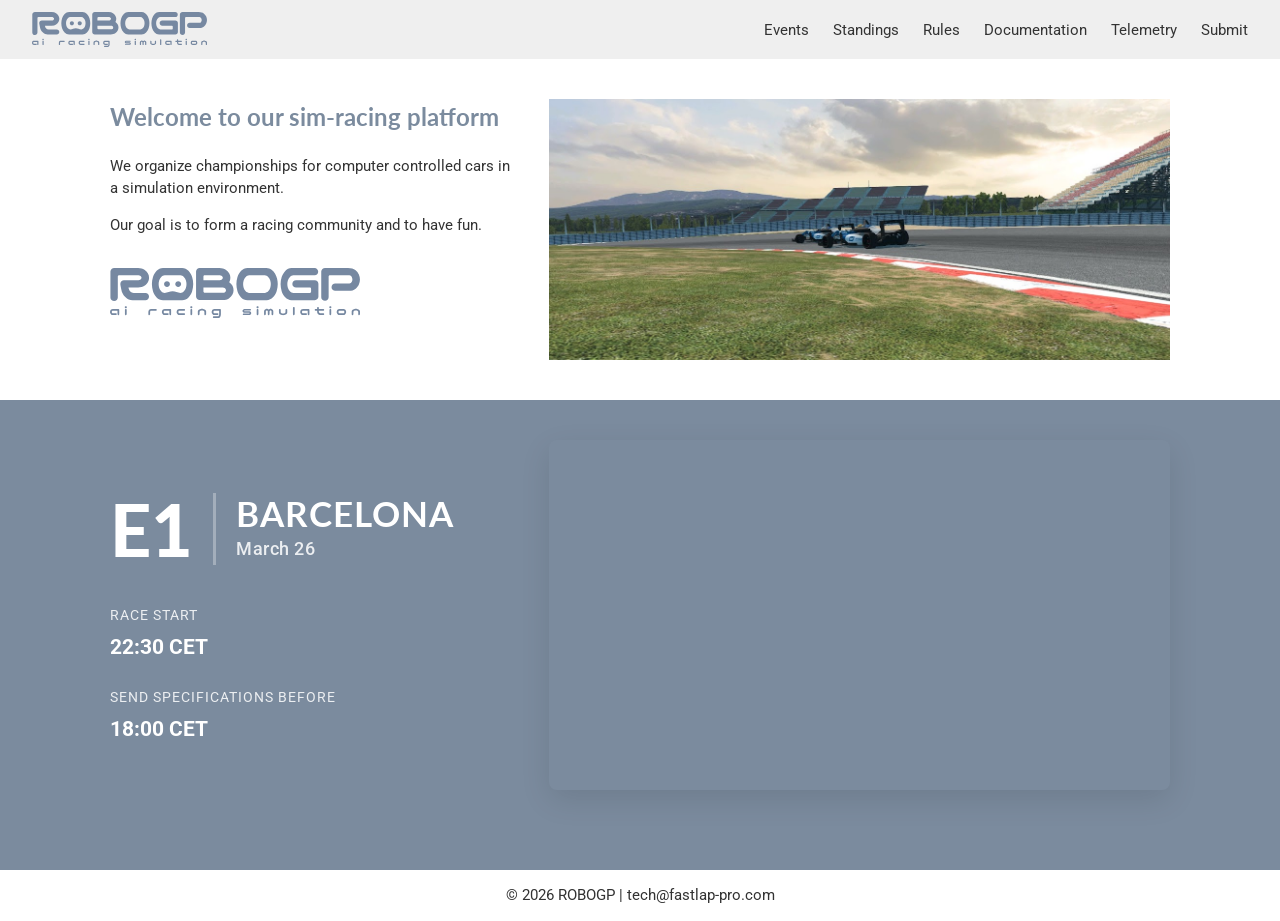
<file: index.html>
<!DOCTYPE html>
<html lang="en">
<head>
  <meta charset="UTF-8">
  <meta name="viewport" content="width=device-width, initial-scale=1.0">
  <title>ROBOGP</title>
  <meta name="description" content="The official ROBOGP website. Virtual robotic motorsport events">
  <script type="application/ld+json">
  {
    "@context": "https://schema.org",
    "@type": "SportsOrganization",
    "name": "ROBOGP",
    "url": "https://www.robogp.org",
    "logo": "https://www.robogp.org/logo.svg",
    "description": "An AI racing simulation platform and community organizing championships for computer-controlled cars.",
    "sport": "Sim Racing"
  }
  </script>
  <link rel="icon" href="/favicon.ico" type="image/x-icon">
  <link rel="preconnect" href="https://fonts.googleapis.com">
  <link rel="preconnect" href="https://fonts.gstatic.com" crossorigin>
  <link href="https://fonts.googleapis.com/css2?family=Lato:ital,wght@0,100;0,300;0,400;0,700;0,900;1,100;1,300;1,400;1,700;1,900&family=Roboto:ital,wght@0,100..900;1,100..900&display=swap" rel="stylesheet">
  <link rel="stylesheet" href="style.css">
</head>
<body>
  <div id="navbar"></div>
  <script>
    fetch("navbar.html")
      .then(response => response.text())
      .then(data => {
        document.getElementById("navbar").innerHTML = data;
        const toggle = document.querySelector(".menu-toggle");
        const navlinks = document.querySelector(".nav-links");
        if (toggle && navlinks) {
          toggle.addEventListener("click", () => navlinks.classList.toggle("show"));
        }
        const current = window.location.pathname.split("/").pop() || "index.html";
        document.querySelectorAll("#navbar ul a").forEach(link => {
          if (link.getAttribute("href") === current) link.classList.add("active");
        });
      });
  </script>

  <main>
    <section>
      <div class="layout-container">
        <div class="col-left">
          <h1>Welcome to our sim-racing platform</h1>
          <p>We organize championships for computer controlled cars in a simulation environment.</p>
          <p>Our goal is to form a racing community and to have fun.</p>
          <img src="logo.svg" alt="ROBOGP AI Racing Simulation" class="hero-logo fluid-img">
        </div>
        <div class="col-right">
          <img src="robogp-shot.jpg" alt="Sim racing track" class="fluid-img">
        </div>
      </div>
    </section>

    <section class="event-section">
      <div class="layout-container" style="align-items: center;">
        
        <div class="col-left">
          
          <div class="event-header" style="margin-bottom: 1.5rem;">
            <div class="event-badge" style="color: #ffffff; border-right-color: rgba(255, 255, 255, 0.3);">E1</div>
            <div class="event-info">
              <h2 style="color: #ffffff; font-size: 2.2rem; margin: 0 0 5px 0; line-height: 1; letter-spacing: 1px; text-transform: uppercase;">Barcelona</h2>
              <p style="color: rgba(255, 255, 255, 0.85); margin: 0; font-size: 1.1rem; font-weight: 500; letter-spacing: 0.5px;">March 26</p>
            </div>
          </div>

          <div style="margin-top: 2.5rem;">
            <p style="margin-bottom: 5px; color: rgba(255, 255, 255, 0.85); text-transform: uppercase; font-size: 0.9rem; letter-spacing: 1px;">Race Start</p>
            <p class="bold-time" style="font-size: 1.3rem; margin-bottom: 1.5rem; margin-top: 0;">22:30 CET</p>
            
            <p style="margin-bottom: 5px; color: rgba(255, 255, 255, 0.85); text-transform: uppercase; font-size: 0.9rem; letter-spacing: 1px;">Send specifications before</p>
            <p class="bold-time" style="font-size: 1.3rem; margin-top: 0;">18:00 CET</p>
          </div>

        </div>

        <div class="col-right">
          <div class="video-wrapper">
            <iframe src="https://www.youtube.com/embed/io8gRg1MFFk?si=3S6blytAHCIj4hKH" title="YouTube video player" frameborder="0" allow="accelerometer; autoplay; clipboard-write; encrypted-media; gyroscope; picture-in-picture; web-share" allowfullscreen></iframe>
          </div>
        </div>
        
      </div>
    </section>
  </main>
  
  <div id="footer"></div>
  <script>
    // Just add this block right below your existing navbar script!
    fetch("footer.html")
      .then(response => response.text())
      .then(data => {
        document.getElementById("footer").innerHTML = data;
      });
  </script>
</body>
</html>
</file>
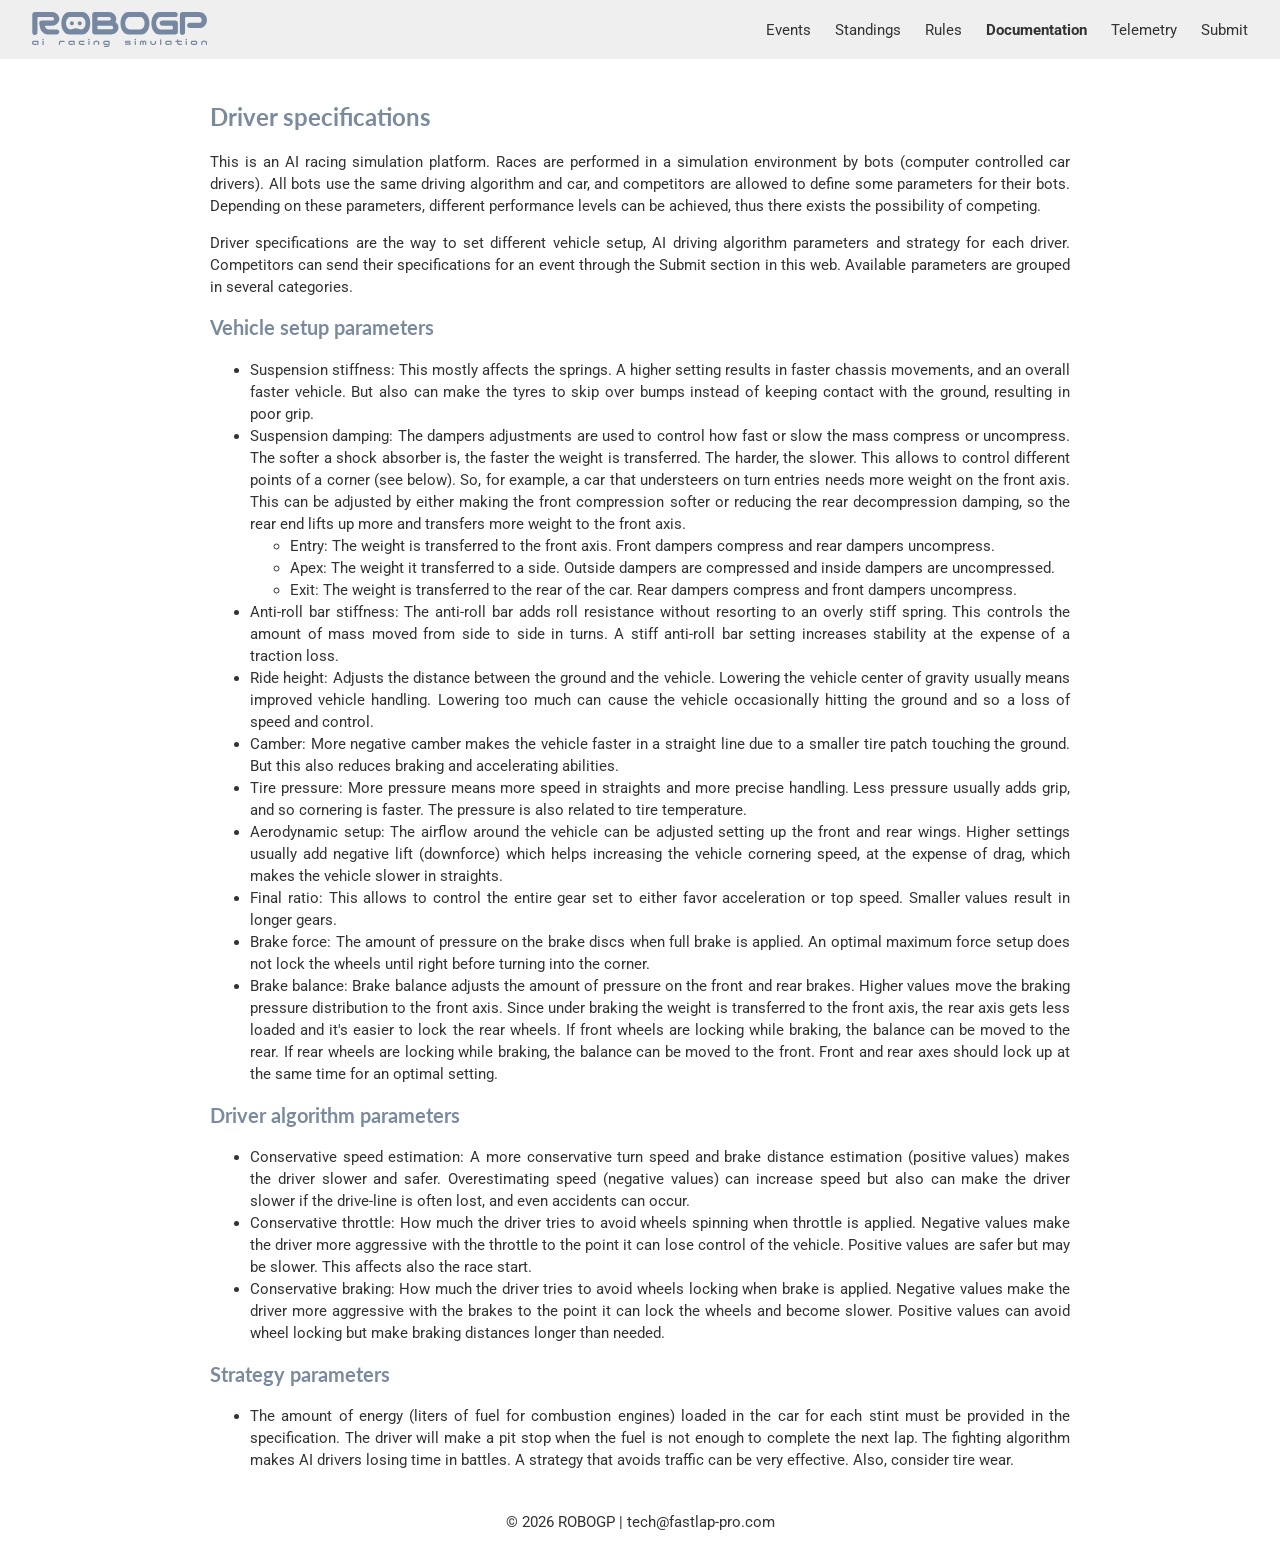
<file: documentation.html>
<!DOCTYPE html>
<html lang="en">

<head>
  <meta charset="UTF-8">
  <meta name="viewport" content="width=device-width, initial-scale=1.0">
  <title>ROBOGP - Documentation</title>
  <meta name="description" content="Documentation regarding ROBOGP.">
  <link rel="icon" href="/favicon.ico" type="image/x-icon">
  <link rel="preconnect" href="https://fonts.googleapis.com">
  <link rel="preconnect" href="https://fonts.gstatic.com" crossorigin>
  <link
    href="https://fonts.googleapis.com/css2?family=Lato:ital,wght@0,100;0,300;0,400;0,700;0,900;1,100;1,300;1,400;1,700;1,900&family=Roboto:ital,wght@0,100..900;1,100..900&display=swap"
    rel="stylesheet">
  <link rel="stylesheet" href="style.css">
</head>

<body>

  <div id="navbar"></div>
  <script>
    fetch("navbar.html")
      .then(response => response.text())
      .then(data => {
        document.getElementById("navbar").innerHTML = data;

        // hamburger menu toggle
        const toggle = document.querySelector(".menu-toggle");
        const navlinks = document.querySelector(".nav-links");

        toggle.addEventListener("click", () => {
          navlinks.classList.toggle("show");
        });

        // highlight active link after navbar is loaded
        const current = window.location.pathname.split("/").pop();
        const links = document.querySelectorAll("#navbar ul a");
        links.forEach(link => {
          if (link.getAttribute("href") === current) {
            link.classList.add("active");
          }
        });
      });
  </script>

  <main>
    <div class="text-container">
      <h1>Driver specifications</h1>
      <p>This is an AI racing simulation platform. Races are performed in a simulation environment by bots (computer
        controlled car drivers). All bots use the same driving algorithm and car, and competitors are allowed to define
        some parameters for their bots. Depending on these parameters, different performance levels can be achieved,
        thus there exists the possibility of competing.</p>
      <p>Driver specifications are the way to set different vehicle setup, AI driving algorithm parameters and strategy
        for each driver. Competitors can send their specifications for an event through the Submit section in this web.
        Available parameters are grouped in several categories.</p>
      <h2>Vehicle setup parameters</h2>
      <ul>
        <li>Suspension stiffness: This mostly affects the springs. A higher setting results in faster chassis movements,
          and an overall faster vehicle. But also can make the tyres to skip over bumps instead of keeping contact with
          the ground, resulting in poor grip.</li>
        <li>Suspension damping: The dampers adjustments are used to control how fast or slow the mass compress or
          uncompress. The softer a shock absorber is, the faster the weight is transferred. The harder, the slower. This
          allows to control different points of a corner (see below). So, for example, a car that understeers on turn
          entries needs more weight on the front axis. This can be adjusted by either making the front compression
          softer or reducing the rear decompression damping, so the rear end lifts up more and transfers more weight to
          the front axis.</li>
        <ul>
          <li>Entry: The weight is transferred to the front axis. Front dampers compress and rear dampers uncompress.
          </li>
          <li>Apex: The weight it transferred to a side. Outside dampers are compressed and inside dampers are
            uncompressed.</li>
          <li>Exit: The weight is transferred to the rear of the car. Rear dampers compress and front dampers
            uncompress.</li>
        </ul>
        <li>Anti-roll bar stiffness: The anti-roll bar adds roll resistance without resorting to an overly stiff spring.
          This controls the amount of mass moved from side to side in turns. A stiff anti-roll bar setting increases
          stability at the expense of a traction loss.</li>
        <li>Ride height: Adjusts the distance between the ground and the vehicle. Lowering the vehicle center of gravity
          usually means improved vehicle handling. Lowering too much can cause the vehicle occasionally hitting the
          ground and so a loss of speed and control.</li>
        <li>Camber: More negative camber makes the vehicle faster in a straight line due to a smaller tire patch
          touching the ground. But this also reduces braking and accelerating abilities.</li>
        <li>Tire pressure: More pressure means more speed in straights and more precise handling. Less pressure usually
          adds grip, and so cornering is faster. The pressure is also related to tire temperature.</li>
        <li>Aerodynamic setup: The airflow around the vehicle can be adjusted setting up the front and rear wings.
          Higher settings usually add negative lift (downforce) which helps increasing the vehicle cornering speed, at
          the expense of drag, which makes the vehicle slower in straights.</li>
        <li>Final ratio: This allows to control the entire gear set to either favor acceleration or top speed. Smaller
          values result in longer gears.</li>
        <li>Brake force: The amount of pressure on the brake discs when full brake is applied. An optimal maximum force
          setup does not lock the wheels until right before turning into the corner.</li>
        <li>Brake balance: Brake balance adjusts the amount of pressure on the front and rear brakes. Higher values move
          the braking pressure distribution to the front axis. Since under braking the weight is transferred to the
          front axis, the rear axis gets less loaded and it's easier to lock the rear wheels. If front wheels are
          locking while braking, the balance can be moved to the rear. If rear wheels are locking while braking, the
          balance can be moved to the front. Front and rear axes should lock up at the same time for an optimal setting.
        </li>
      </ul>
      <h2>Driver algorithm parameters</h2>
      <ul>
        <li>Conservative speed estimation: A more conservative turn speed and brake distance estimation (positive
          values) makes the driver slower and safer. Overestimating speed (negative values) can increase speed but also
          can make the driver slower if the drive-line is often lost, and even accidents can occur.</li>
        <li>Conservative throttle: How much the driver tries to avoid wheels spinning when throttle is applied. Negative
          values make the driver more aggressive with the throttle to the point it can lose control of the vehicle.
          Positive values are safer but may be slower. This affects also the race start.</li>
        <li>Conservative braking: How much the driver tries to avoid wheels locking when brake is applied. Negative
          values make the driver more aggressive with the brakes to the point it can lock the wheels and become slower.
          Positive values can avoid wheel locking but make braking distances longer than needed.</li>
      </ul>
      <h2>Strategy parameters</h2>
      <ul>
        <li>The amount of energy (liters of fuel for combustion engines) loaded in the car for each stint must be provided in the specification.
          The driver will make a pit stop when the fuel is not enough to complete the next lap. The fighting algorithm makes AI drivers losing time in battles. A strategy that avoids traffic can
          be very effective. Also, consider tire wear.</li>
      </ul>
    </div>
  </main>
  <div id="footer"></div>
  <script>
    // Just add this block right below your existing navbar script!
    fetch("footer.html")
      .then(response => response.text())
      .then(data => {
        document.getElementById("footer").innerHTML = data;
      });
  </script>
</body>

</html>
</file>
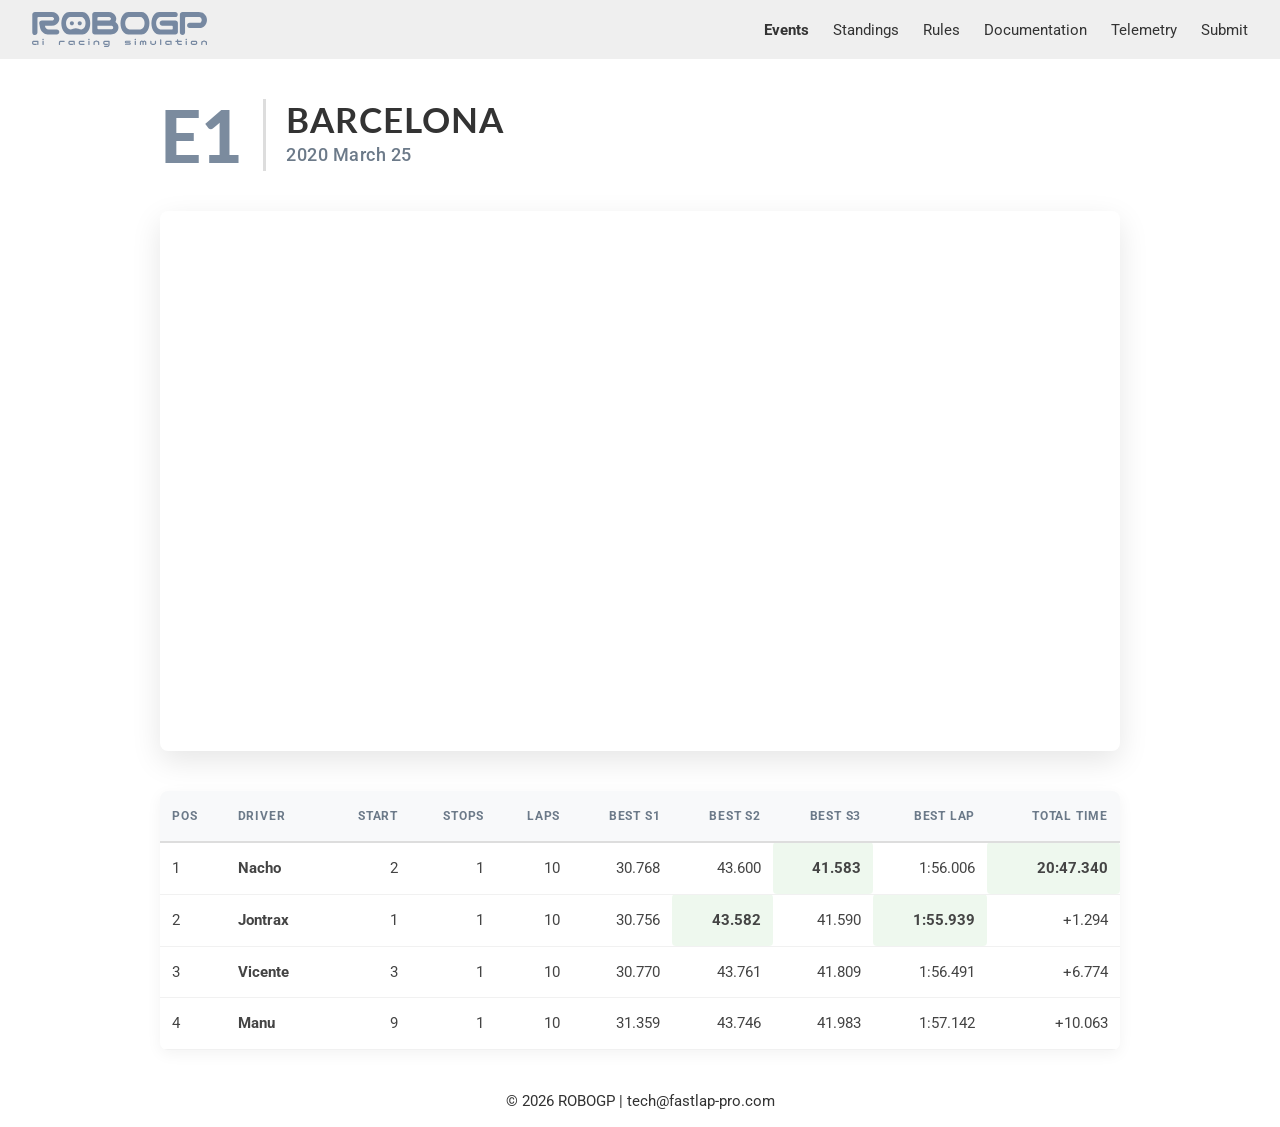
<file: events.html>
<!DOCTYPE html>
<html lang="en">
<head>
  <meta charset="UTF-8">
  <meta name="viewport" content="width=device-width, initial-scale=1.0">
  <title>ROBOGP - Events</title>
  <meta name="description" content="ROBOGP Events">
  <link rel="icon" href="/favicon.ico" type="image/x-icon">
  <link rel="preconnect" href="https://fonts.googleapis.com">
  <link rel="preconnect" href="https://fonts.gstatic.com" crossorigin>
  <link href="https://fonts.googleapis.com/css2?family=Lato:ital,wght@0,100;0,300;0,400;0,700;0,900;1,100;1,300;1,400;1,700;1,900&family=Roboto:ital,wght@0,100..900;1,100..900&display=swap" rel="stylesheet">
  <link rel="stylesheet" href="style.css">
</head>
<body>
  <div id="navbar"></div>
  <script>
    fetch("navbar.html")
      .then(response => response.text())
      .then(data => {
        document.getElementById("navbar").innerHTML = data;
        document.querySelector(".menu-toggle").addEventListener("click", () => {
          document.querySelector(".nav-links").classList.toggle("show");
        });
        const current = window.location.pathname.split("/").pop();
        document.querySelectorAll("#navbar ul a").forEach(link => {
          if (link.getAttribute("href") === current) link.classList.add("active");
        });
      });
  </script>

  <main>
    <div class="data-container">
      <div class="event-header">
        <div class="event-badge">E1</div>
        <div class="event-info">
          <h1>Barcelona</h1>
          <p>2020 March 25</p>
        </div>
      </div>

      <div class="video-wrapper">
        <iframe src="https://www.youtube.com/embed/io8gRg1MFFk?si=3S6blytAHCIj4hKH" title="YouTube video player" frameborder="0" allow="accelerometer; autoplay; clipboard-write; encrypted-media; gyroscope; picture-in-picture; web-share" allowfullscreen></iframe>
      </div>

      <div class="table-responsive">
        <table class="data-table">
          <thead>
            <tr>
              <th>Pos</th>
              <th>Driver</th>
              <th>Start</th>
              <th>Stops</th>
              <th>Laps</th>
              <th>Best S1</th>
              <th>Best S2</th>
              <th>Best S3</th>
              <th>Best Lap</th>
              <th>Total Time</th>
            </tr>
          </thead>
          <tbody>
            <tr>
              <td>1</td>
              <td><strong>Nacho</strong></td>
              <td>2</td>
              <td>1</td>
              <td>10</td>
              <td>30.768</td>
              <td>43.600</td>
              <td class="fastest">41.583</td>
              <td>1:56.006</td>
              <td class="fastest">20:47.340</td>
            </tr>
            <tr>
              <td>2</td>
              <td><strong>Jontrax</strong></td>
              <td>1</td>
              <td>1</td>
              <td>10</td>
              <td>30.756</td>
              <td class="fastest">43.582</td>
              <td>41.590</td>
              <td class="fastest">1:55.939</td>
              <td>+1.294</td>
            </tr>
            <tr>
              <td>3</td>
              <td><strong>Vicente</strong></td>
              <td>3</td>
              <td>1</td>
              <td>10</td>
              <td>30.770</td>
              <td>43.761</td>
              <td>41.809</td>
              <td>1:56.491</td>
              <td>+6.774</td>
            </tr>
            <tr>
              <td>4</td>
              <td><strong>Manu</strong></td>
              <td>9</td>
              <td>1</td>
              <td>10</td>
              <td>31.359</td>
              <td>43.746</td>
              <td>41.983</td>
              <td>1:57.142</td>
              <td>+10.063</td>
            </tr>
          </tbody>
        </table>
      </div>
    </div>
  </main>
  <div id="footer"></div>
  <script>
    // Just add this block right below your existing navbar script!
    fetch("footer.html")
      .then(response => response.text())
      .then(data => {
        document.getElementById("footer").innerHTML = data;
      });
  </script>
</body>
</html>
</file>
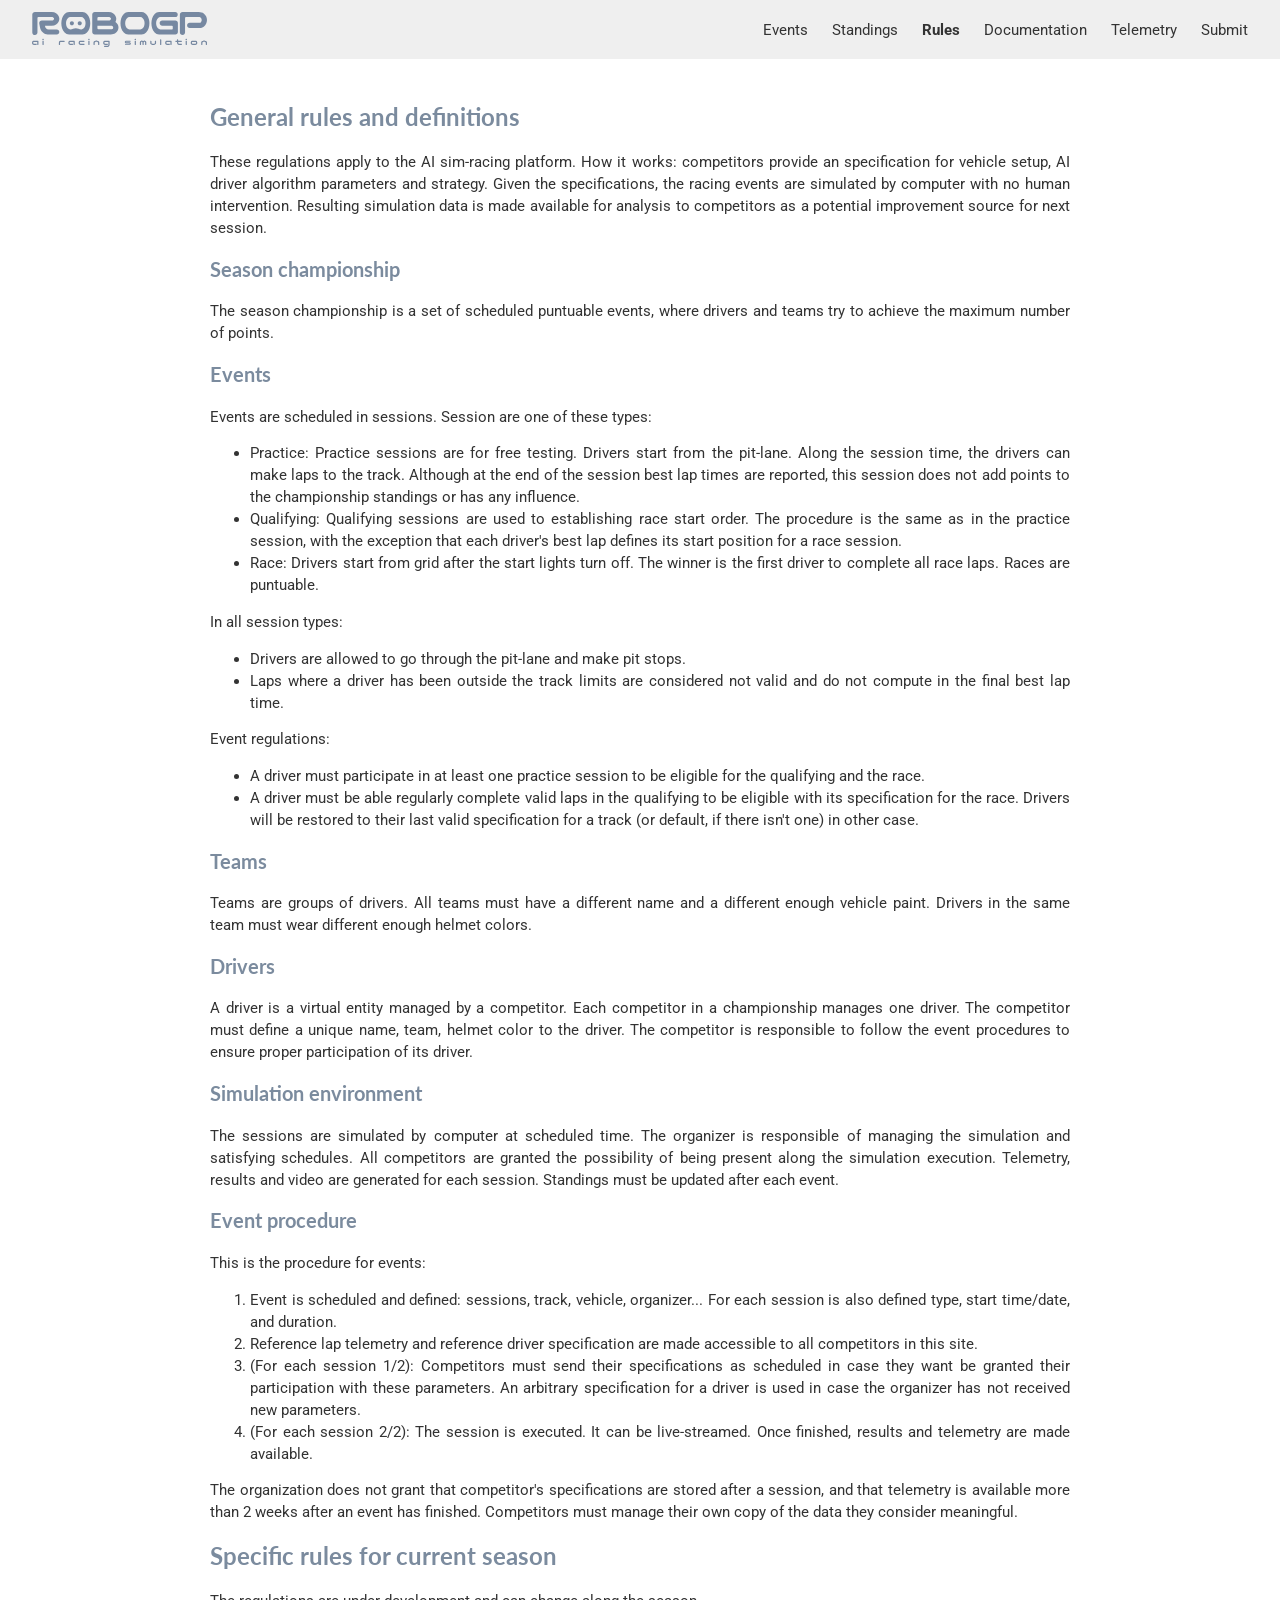
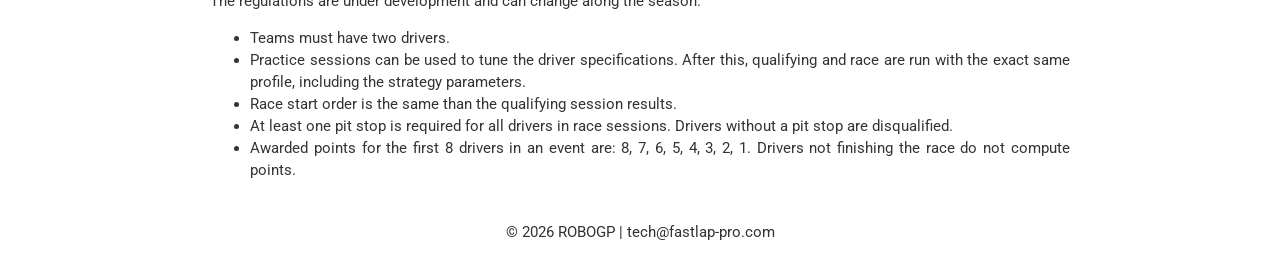
<file: rules.html>
<!DOCTYPE html>
<html lang="en">

<head>
  <meta charset="UTF-8">
  <meta name="viewport" content="width=device-width, initial-scale=1.0">
  <title>ROBOGP - Rules</title>
  <meta name="description" content="ROBOGP competition rules.">
  <link rel="icon" href="/favicon.ico" type="image/x-icon">
  <link rel="preconnect" href="https://fonts.googleapis.com">
  <link rel="preconnect" href="https://fonts.gstatic.com" crossorigin>
  <link
    href="https://fonts.googleapis.com/css2?family=Lato:ital,wght@0,100;0,300;0,400;0,700;0,900;1,100;1,300;1,400;1,700;1,900&family=Roboto:ital,wght@0,100..900;1,100..900&display=swap"
    rel="stylesheet">
  <link rel="stylesheet" href="style.css">
</head>

<body>

  <div id="navbar"></div>
  <script>
    fetch("navbar.html")
      .then(response => response.text())
      .then(data => {
        document.getElementById("navbar").innerHTML = data;

        // hamburger menu toggle
        const toggle = document.querySelector(".menu-toggle");
        const navlinks = document.querySelector(".nav-links");

        toggle.addEventListener("click", () => {
          navlinks.classList.toggle("show");
        });

        // highlight active link after navbar is loaded
        const current = window.location.pathname.split("/").pop();
        const links = document.querySelectorAll("#navbar ul a");
        links.forEach(link => {
          if (link.getAttribute("href") === current) {
            link.classList.add("active");
          }
        });
      });
  </script>

  <main>
    <div class="text-container">
      <h1>General rules and definitions</h1>
      <p>These regulations apply to the AI sim-racing platform. How it works: competitors provide an specification for
        vehicle setup, AI driver algorithm parameters and strategy. Given the specifications, the racing events are
        simulated by computer with no human intervention. Resulting simulation data is made available for analysis to
        competitors as a potential improvement source for next session.</p>
      <h2>Season championship</h2>
      <p>The season championship is a set of scheduled puntuable events, where drivers and teams try to achieve the
        maximum number of points.</p>
      <h2>Events</h2>
      <p>Events are scheduled in sessions. Session are one of these types:</p>
      <ul>
        <li>Practice: Practice sessions are for free testing. Drivers start from the pit-lane. Along the session time,
          the drivers can make laps to the track. Although at the end of the session best lap times are reported, this
          session does not add points to the championship standings or has any influence.</li>
        <li>Qualifying: Qualifying sessions are used to establishing race start order. The procedure is the same as in
          the practice session, with the exception that each driver's best lap defines its start position for a race
          session.</li>
        <li>Race: Drivers start from grid after the start lights turn off. The winner is the first driver to complete
          all race laps. Races are puntuable.</li>
      </ul>
      <p>In all session types:</p>
      <ul>
        <li>Drivers are allowed to go through the pit-lane and make pit stops.</li>
        <li>Laps where a driver has been outside the track limits are considered not valid and do not compute in the
          final best lap time.</li>
      </ul>
      <p>Event regulations:</p>
      <ul>
        <li>A driver must participate in at least one practice session to be eligible for the qualifying and the race.
        </li>
        <li>A driver must be able regularly complete valid laps in the qualifying to be eligible with its specification
          for the race. Drivers will be restored to their last valid specification for a track (or default, if there
          isn't one) in other case.</li>
      </ul>
      <h2>Teams</h2>
      <p>Teams are groups of drivers. All teams must have a different name and a different enough vehicle paint. Drivers
        in the same team must wear different enough helmet colors.</p>
      <h2>Drivers</h2>
      <p>A driver is a virtual entity managed by a competitor. Each competitor in a championship manages one driver. The
        competitor must define a unique name, team, helmet color to the driver. The competitor is responsible to follow
        the event procedures to ensure proper participation of its driver.</p>
      <h2>Simulation environment</h2>
      <p>The sessions are simulated by computer at scheduled time. The organizer is responsible of managing the
        simulation and satisfying schedules. All competitors are granted the possibility of being present along the
        simulation execution. Telemetry, results and video are generated for each session. Standings must be updated
        after each event.</p>
      <h2>Event procedure</h2>
      <p>This is the procedure for events:</p>
      <ol>
        <li>Event is scheduled and defined: sessions, track, vehicle, organizer... For each session is also defined
          type, start time/date, and duration.</li>
        <li>Reference lap telemetry and reference driver specification are made accessible to all competitors in this
          site.</li>
        <li>(For each session 1/2): Competitors must send their specifications as scheduled in case they want be granted
          their participation with these parameters. An arbitrary specification for a driver is used in case the
          organizer has not received new parameters.</li>
        <li>(For each session 2/2): The session is executed. It can be live-streamed. Once finished, results and
          telemetry are made available.</li>
      </ol>
      <p>The organization does not grant that competitor's specifications are stored after a session, and that telemetry
        is available more than 2 weeks after an event has finished. Competitors must manage their own copy of the data
        they consider meaningful.</p>
      <h1>Specific rules for current season</h1>
      <p>The regulations are under development and can change along the season.</p>
      <ul>
        <li>Teams must have two drivers.</li>
        <li>Practice sessions can be used to tune the driver specifications. After this, qualifying and race are run
          with the exact same profile, including the strategy parameters.</li>
        <li>Race start order is the same than the qualifying session results.</li>
        <li>At least one pit stop is required for all drivers in race sessions. Drivers without a pit stop are
          disqualified.</li>
        <li>Awarded points for the first 8 drivers in an event are: 8, 7, 6, 5, 4, 3, 2, 1. Drivers not finishing the
          race do not compute points.</li>
      </ul>
    </div>
  </main>
  <div id="footer"></div>
  <script>
    // Just add this block right below your existing navbar script!
    fetch("footer.html")
      .then(response => response.text())
      .then(data => {
        document.getElementById("footer").innerHTML = data;
      });
  </script>
</body>

</html>
</file>
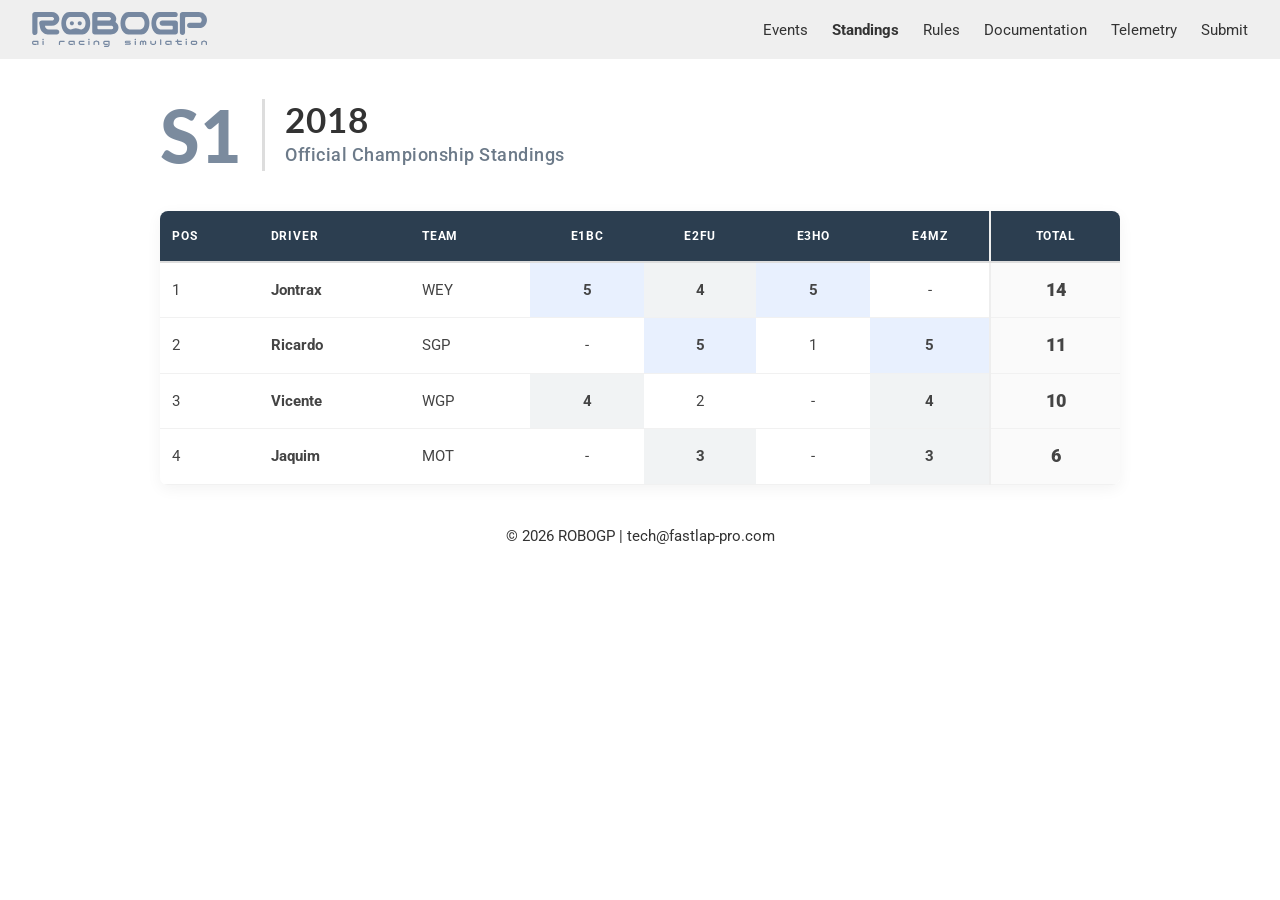
<file: standings.html>
<!DOCTYPE html>
<html lang="en">
<head>
  <meta charset="UTF-8">
  <meta name="viewport" content="width=device-width, initial-scale=1.0">
  <title>ROBOGP - Standings</title>
  <meta name="description" content="ROBOGP Championship Standings">
  <link rel="icon" href="/favicon.ico" type="image/x-icon">
  <link rel="preconnect" href="https://fonts.googleapis.com">
  <link rel="preconnect" href="https://fonts.gstatic.com" crossorigin>
  <link href="https://fonts.googleapis.com/css2?family=Lato:ital,wght@0,100;0,300;0,400;0,700;0,900;1,100;1,300;1,400;1,700;1,900&family=Roboto:ital,wght@0,100..900;1,100..900&display=swap" rel="stylesheet">
  <link rel="stylesheet" href="style.css">
</head>
<body>
  <div id="navbar"></div>
  <script>
    fetch("navbar.html")
      .then(response => response.text())
      .then(data => {
        document.getElementById("navbar").innerHTML = data;
        document.querySelector(".menu-toggle").addEventListener("click", () => {
          document.querySelector(".nav-links").classList.toggle("show");
        });
        const current = window.location.pathname.split("/").pop();
        document.querySelectorAll("#navbar ul a").forEach(link => {
          if (link.getAttribute("href") === current) link.classList.add("active");
        });
      });
  </script>

  <main>
    <div class="data-container">
      
      <div class="event-header">
        <div class="event-badge">S1</div>
        <div class="event-info">
          <h1>2018</h1>
          <p>Official Championship Standings</p>
        </div>
      </div>

      <div class="table-responsive">
        <table class="data-table table-center">
          <thead>
            <tr>
              <th>Pos</th>
              <th>Driver</th>
              <th>Team</th>
              <th>E1BC</th>
              <th>E2FU</th>
              <th>E3HO</th>
              <th>E4MZ</th>
              <th class="total-col">Total</th>
            </tr>
          </thead>
          <tbody>
            <tr>
              <td>1</td>
              <td><strong>Jontrax</strong></td>
              <td>WEY</td>
              <td class="win">5</td>
              <td class="podium">4</td>
              <td class="win">5</td>
              <td>-</td>
              <td class="total-col">14</td>
            </tr>
            <tr>
              <td>2</td>
              <td><strong>Ricardo</strong></td>
              <td>SGP</td>
              <td>-</td>
              <td class="win">5</td>
              <td>1</td>
              <td class="win">5</td>
              <td class="total-col">11</td>
            </tr>
            <tr>
              <td>3</td>
              <td><strong>Vicente</strong></td>
              <td>WGP</td>
              <td class="podium">4</td>
              <td>2</td>
              <td>-</td>
              <td class="podium">4</td>
              <td class="total-col">10</td>
            </tr>
            <tr>
              <td>4</td>
              <td><strong>Jaquim</strong></td>
              <td>MOT</td>
              <td>-</td>
              <td class="podium">3</td>
              <td>-</td>
              <td class="podium">3</td>
              <td class="total-col">6</td>
            </tr>
          </tbody>
        </table>
      </div>
    </div>
  </main>
  <div id="footer"></div>
  <script>
    // Just add this block right below your existing navbar script!
    fetch("footer.html")
      .then(response => response.text())
      .then(data => {
        document.getElementById("footer").innerHTML = data;
      });
  </script>
</body>
</html>
</file>
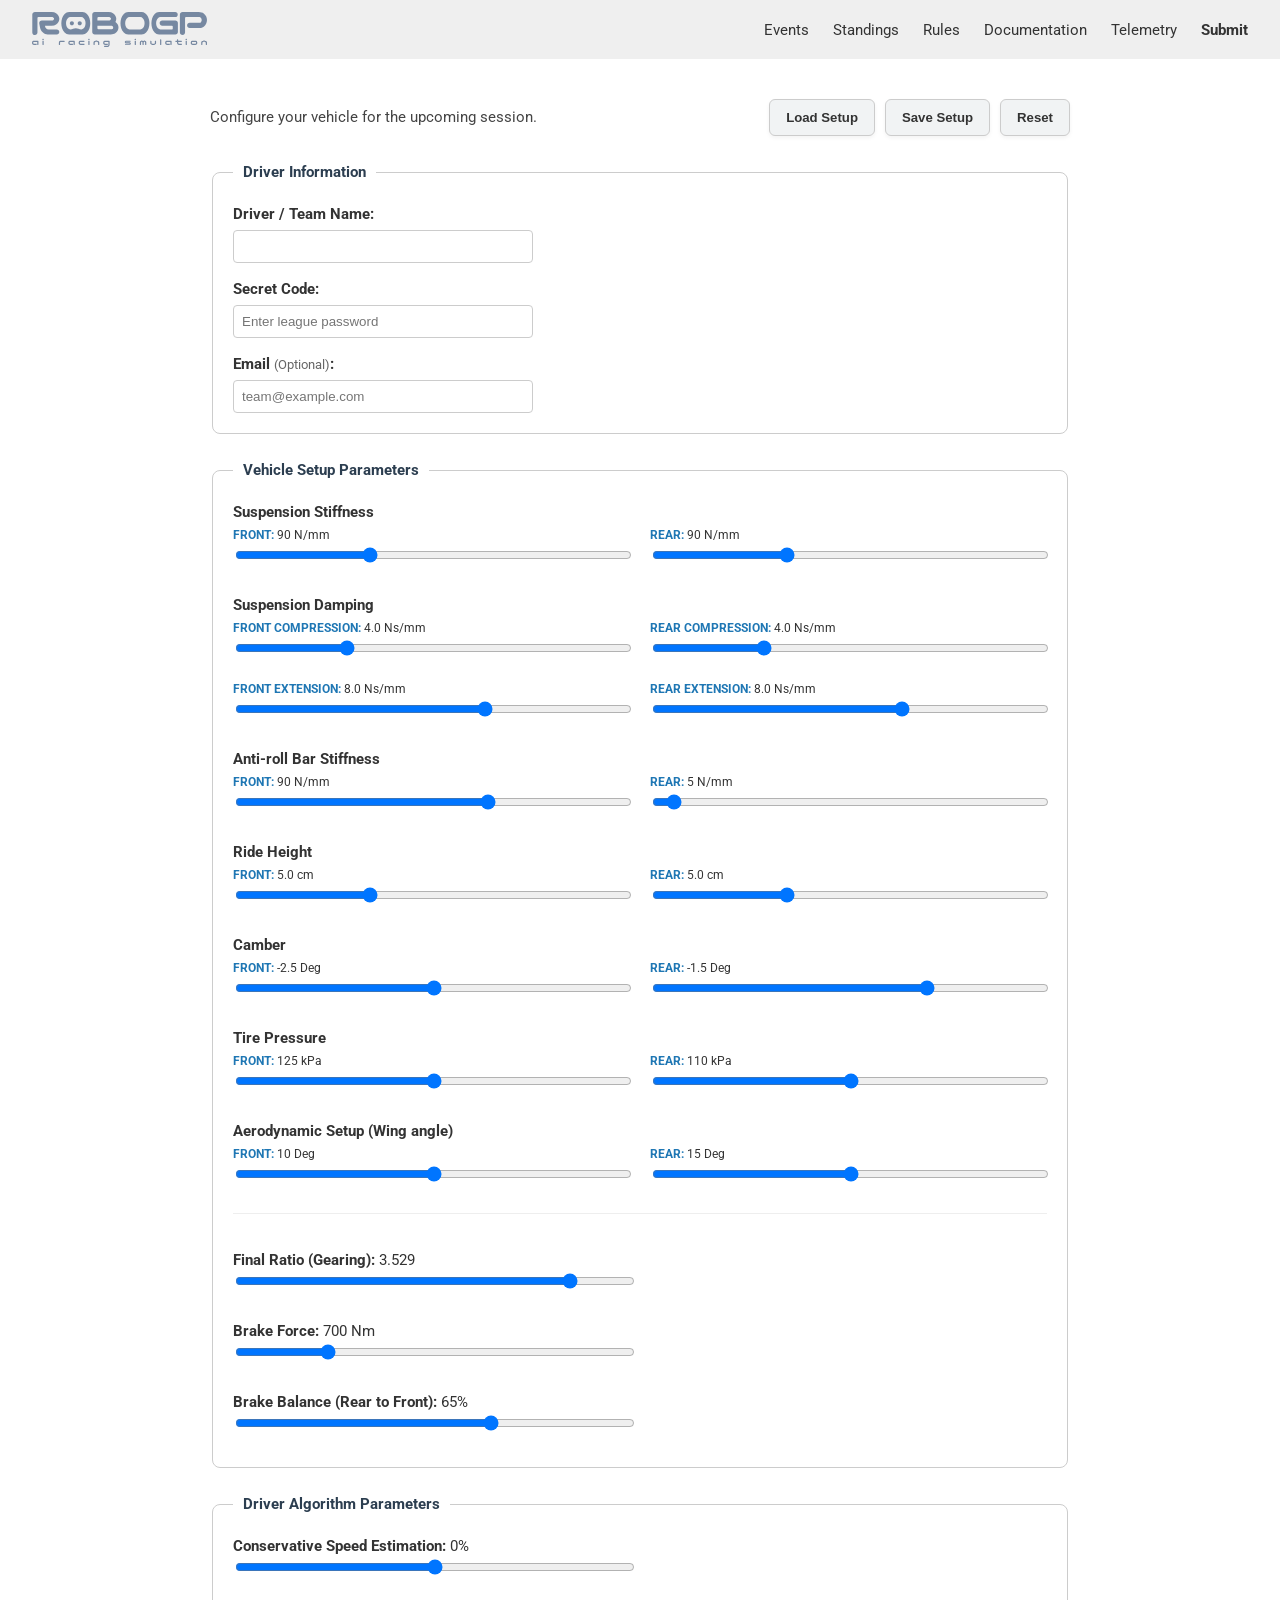
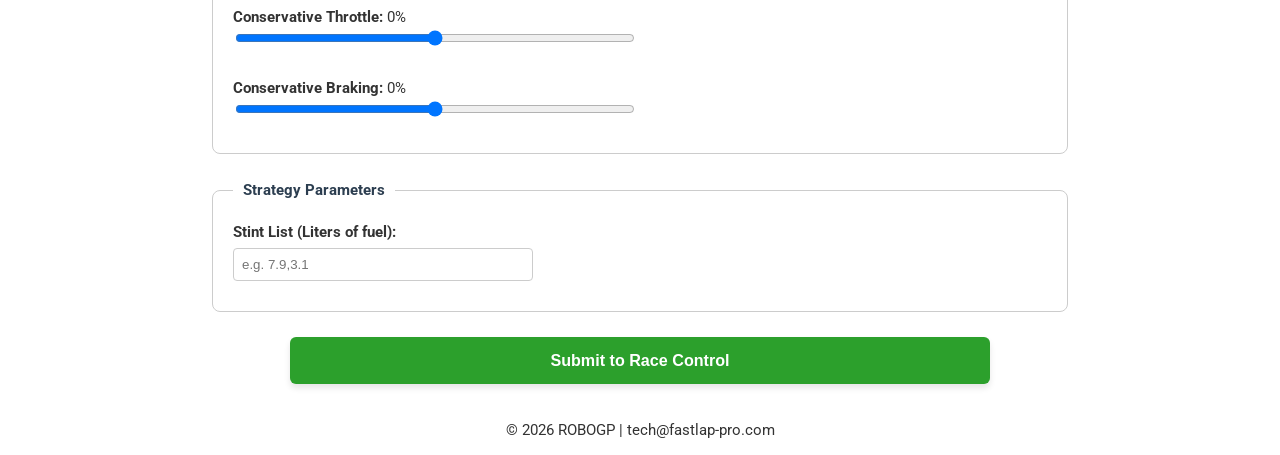
<file: submit.html>
<!DOCTYPE html>
<html lang="en">

<head>
  <meta charset="UTF-8">
  <meta name="viewport" content="width=device-width, initial-scale=1.0">
  <title>ROBOGP - Submit</title>
  <meta name="description" content="ROBOGP submit competitors specifications.">
  <link rel="icon" href="/favicon.ico" type="image/x-icon">
  <link rel="preconnect" href="https://fonts.googleapis.com">
  <link rel="preconnect" href="https://fonts.gstatic.com" crossorigin>
  <link
    href="https://fonts.googleapis.com/css2?family=Lato:ital,wght@0,100;0,300;0,400;0,700;0,900;1,100;1,300;1,400;1,700;1,900&family=Roboto:ital,wght@0,100..900;1,100..900&display=swap"
    rel="stylesheet">
  <link rel="stylesheet" href="style.css">

  <style>
    .submit-container { padding: 20px; max-width: 900px; margin: 0 auto; }
    
    .setup-form { margin-top: 20px; }
    
    .setup-fieldset { margin-bottom: 25px; padding: 20px; border: 1px solid #ccc; border-radius: 8px; }
    .setup-legend { font-weight: bold; padding: 0 10px; color: var(--bg-dark); }
    .form-group { margin-bottom: 25px; }
    .form-group.last { margin-bottom: 10px; }
    .form-group.bordered { margin-bottom: 35px; border-bottom: 1px solid #eee; padding-bottom: 25px; }
    .help-text { font-size: 0.85em; color: #555; margin-top: 2px; margin-bottom: 8px; }
    .text-input { width: 100%; max-width: 300px; padding: 8px; margin-top: 5px; border: 1px solid #ccc; border-radius: 4px; }
    .num-input { width: 100px; padding: 8px; margin-top: 5px; border: 1px solid #ccc; border-radius: 4px; }
    .slider-grid { display: grid; grid-template-columns: repeat(auto-fit, minmax(200px, 1fr)); gap: 20px; }
    .slider-input { width: 100%; }
    .slider-single { width: 100%; max-width: 400px; }
    .label-front, .label-rear { font-size: 0.85em; font-weight: bold; color: #1f77b4; }
    .val-display { color: #333; font-weight: normal; }

    /* --- UPDATED HEADER/BUTTONS LAYOUT --- */
    .header-actions-row {
      display: flex;
      justify-content: space-between;
      align-items: center;
      flex-wrap: wrap;
      gap: 15px;
      margin-bottom: 25px;
    }
    .header-actions-row p {
      margin: 0;
      color: #444;
      font-size: 1.05em;
    }
    .top-actions { display: flex; gap: 10px; flex-wrap: wrap; justify-content: flex-end; }
    
    /* Bottom Form Actions */
    .form-actions { display: flex; gap: 15px; justify-content: center; max-width: 700px; margin: 0 auto; flex-wrap: wrap; margin-top: 10px;}
    
    .submit-btn { padding: 14px 28px; font-size: 1.1em; background-color: var(--color-green); color: white; border: none; border-radius: 6px; cursor: pointer; font-weight: bold; box-shadow: 0 4px 6px rgba(0,0,0,0.1); flex: 2; min-width: 250px; }
    .submit-btn:hover { background-color: #248a24; }
    
    .action-btn { padding: 10px 16px; font-size: 0.9em; background-color: #f1f3f4; color: #333; border: 1px solid #ccc; border-radius: 6px; cursor: pointer; font-weight: bold; box-shadow: 0 2px 4px rgba(0,0,0,0.05); }
    .action-btn:hover { background-color: #e2e6ea; }
  </style>
</head>

<body>

  <div id="navbar"></div>
  <script>
    fetch("navbar.html")
      .then(response => response.text())
      .then(data => {
        document.getElementById("navbar").innerHTML = data;

        const toggle = document.querySelector(".menu-toggle");
        const navlinks = document.querySelector(".nav-links");

        toggle.addEventListener("click", () => {
          navlinks.classList.toggle("show");
        });

        const current = window.location.pathname.split("/").pop();
        const links = document.querySelectorAll("#navbar ul a");
        links.forEach(link => {
          if (link.getAttribute("href") === current) {
            link.classList.add("active");
          }
        });
      });
  </script>

  <main class="submit-container">

    <form action="#" method="POST" class="setup-form">

      <div class="header-actions-row">
        <p>Configure your vehicle for the upcoming session.</p>
        
        <div class="top-actions">
          <input type="file" id="load_file" accept=".json" style="display:none;" onchange="loadSetupFile(event)">
          <button type="button" class="action-btn" onclick="document.getElementById('load_file').click()">Load Setup</button>
          <button type="button" class="action-btn" onclick="saveSetupFile()">Save Setup</button>
          <button type="button" class="action-btn" onclick="resetFormDefaults()">Reset</button>
        </div>
      </div>

      <fieldset class="setup-fieldset">
        <legend class="setup-legend">Driver Information</legend>
        <label for="driver_name"><strong>Driver / Team Name:</strong></label><br>
        <input type="text" id="driver_name" name="driver_name" required class="text-input">

        <div style="margin-top: 15px;">
          <label for="secret_code"><strong>Secret Code:</strong></label><br>
          <input type="password" id="secret_code" name="secret_code" required class="text-input" placeholder="Enter league password">
        </div>

        <div style="margin-top: 15px;">
          <label for="driver_email"><strong>Email <span style="font-weight: normal; font-size: 0.9em; color: #666;">(Optional)</span>:</strong></label><br>
          <input type="email" id="driver_email" name="driver_email" class="text-input" placeholder="team@example.com">
        </div>
      </fieldset>

      <fieldset class="setup-fieldset">
        <legend class="setup-legend">Vehicle Setup Parameters</legend>

        <div class="form-group">
          <label><strong>Suspension Stiffness</strong></label>
          <div class="slider-grid">
            <div>
              <label class="label-front">FRONT: <span id="val_suspension_stiffness_front" class="val-display">90 N/mm</span></label><br>
              <input type="range" id="suspension_stiffness_front" name="suspension_stiffness_front" min="60" max="150" value="90" class="slider-input" oninput="document.getElementById('val_suspension_stiffness_front').innerText = this.value + ' N/mm'">
            </div>
            <div>
              <label class="label-rear">REAR: <span id="val_suspension_stiffness_rear" class="val-display">90 N/mm</span></label><br>
              <input type="range" id="suspension_stiffness_rear" name="suspension_stiffness_rear" min="60" max="150" value="90" class="slider-input" oninput="document.getElementById('val_suspension_stiffness_rear').innerText = this.value + ' N/mm'">
            </div>
          </div>
        </div>

        <div class="form-group">
          <label><strong>Suspension Damping</strong></label>
          <div class="slider-grid">
            <div>
              <label class="label-front">FRONT COMPRESSION: <span id="val_suspension_damping_front" class="val-display">4.0 Ns/mm</span></label><br>
              <input type="range" id="suspension_damping_front" name="suspension_damping_front" min="10" max="120" value="40" class="slider-input" oninput="document.getElementById('val_suspension_damping_front').innerText = this.value / 10 + ' Ns/mm'">
            </div>
            <div>
              <label class="label-rear">REAR COMPRESSION: <span id="val_suspension_damping_rear" class="val-display">4.0 Ns/mm</span></label><br>
              <input type="range" id="suspension_damping_rear" name="suspension_damping_rear" min="10" max="120" value="40" class="slider-input" oninput="document.getElementById('val_suspension_damping_rear').innerText = this.value / 10 + ' Ns/mm'">
            </div>
          </div>
          <div class="slider-grid" style="margin-top: 15px;">
            <div>
              <label class="label-front">FRONT EXTENSION: <span id="val_suspension_dampingex_front" class="val-display">8.0 Ns/mm</span></label><br>
              <input type="range" id="suspension_dampingex_front" name="suspension_dampingex_front" min="10" max="120" value="80" class="slider-input" oninput="document.getElementById('val_suspension_dampingex_front').innerText = this.value / 10 + ' Ns/mm'">
            </div>
            <div>
              <label class="label-rear">REAR EXTENSION: <span id="val_suspension_dampingex_rear" class="val-display">8.0 Ns/mm</span></label><br>
              <input type="range" id="suspension_dampingex_rear" name="suspension_dampingex_rear" min="10" max="120" value="80" class="slider-input" oninput="document.getElementById('val_suspension_dampingex_rear').innerText = this.value / 10 + ' Ns/mm'">
            </div>
          </div>
        </div>

        <div class="form-group">
          <label><strong>Anti-roll Bar Stiffness</strong></label>
          <div class="slider-grid">
            <div>
              <label class="label-front">FRONT: <span id="val_anti_roll_front" class="val-display">90 N/mm</span></label><br>
              <input type="range" id="anti_roll_front" name="anti_roll_front" min="0" max="140" value="90" class="slider-input" oninput="document.getElementById('val_anti_roll_front').innerText = this.value + ' N/mm'">
            </div>
            <div>
              <label class="label-rear">REAR: <span id="val_anti_roll_rear" class="val-display">5 N/mm</span></label><br>
              <input type="range" id="anti_roll_rear" name="anti_roll_rear" min="0" max="140" value="5" class="slider-input" oninput="document.getElementById('val_anti_roll_rear').innerText = this.value + ' N/mm'">
            </div>
          </div>
        </div>

        <div class="form-group">
          <label><strong>Ride Height</strong></label>
          <div class="slider-grid">
            <div>
              <label class="label-front">FRONT: <span id="val_ride_height_front" class="val-display">5.0 cm</span></label><br>
              <input type="range" id="ride_height_front" name="ride_height_front" min="40" max="70" value="50" class="slider-input" oninput="document.getElementById('val_ride_height_front').innerText = this.value / 10 + ' cm'">
            </div>
            <div>
              <label class="label-rear">REAR: <span id="val_ride_height_rear" class="val-display">5.0 cm</span></label><br>
              <input type="range" id="ride_height_rear" name="ride_height_rear" min="40" max="70" value="50" class="slider-input" oninput="document.getElementById('val_ride_height_rear').innerText = this.value / 10 + ' cm'">
            </div>
          </div>
        </div>

        <div class="form-group">
          <label><strong>Camber</strong></label>
          <div class="slider-grid">
            <div>
              <label class="label-front">FRONT: <span id="val_camber_front" class="val-display">-2.5 Deg</span></label><br>
              <input type="range" id="camber_front" name="camber_front" min="-50" max="0" value="-25" class="slider-input" oninput="document.getElementById('val_camber_front').innerText = this.value / 10.0 + ' Deg'">
            </div>
            <div>
              <label class="label-rear">REAR: <span id="val_camber_rear" class="val-display">-1.5 Deg</span></label><br>
              <input type="range" id="camber_rear" name="camber_rear" min="-50" max="0" value="-15" class="slider-input" oninput="document.getElementById('val_camber_rear').innerText = this.value / 10.0 + ' Deg'">
            </div>
          </div>
        </div>

        <div class="form-group">
          <label><strong>Tire Pressure</strong></label>
          <div class="slider-grid">
            <div>
              <label class="label-front">FRONT: <span id="val_tire_pressure_front" class="val-display">125 kPa</span></label><br>
              <input type="range" id="tire_pressure_front" name="tire_pressure_front" min="85" max="165" value="125" class="slider-input" oninput="document.getElementById('val_tire_pressure_front').innerText = this.value + ' kPa'">
            </div>
            <div>
              <label class="label-rear">REAR: <span id="val_tire_pressure_rear" class="val-display">110 kPa</span></label><br>
              <input type="range" id="tire_pressure_rear" name="tire_pressure_rear" min="70" max="150" value="110" class="slider-input" oninput="document.getElementById('val_tire_pressure_rear').innerText = this.value + ' kPa'">
            </div>
          </div>
        </div>

        <div class="form-group bordered">
          <label><strong>Aerodynamic Setup (Wing angle)</strong></label>
          <div class="slider-grid">
            <div>
              <label class="label-front">FRONT: <span id="val_aero_front" class="val-display">10 Deg</span></label><br>
              <input type="range" id="aero_front" name="aero_front" min="0" max="20" value="10" class="slider-input" oninput="document.getElementById('val_aero_front').innerText = this.value + ' Deg'">
            </div>
            <div>
              <label class="label-rear">REAR: <span id="val_aero_rear" class="val-display">15 Deg</span></label><br>
              <input type="range" id="aero_rear" name="aero_rear" min="0" max="30" value="15" class="slider-input" oninput="document.getElementById('val_aero_rear').innerText = this.value + ' Deg'">
            </div>
          </div>
        </div>

        <div class="form-group">
          <label><strong>Final Ratio (Gearing): <span id="val_final_ratio" class="val-display">3.529</span></strong></label><br>
          <input type="range" id="final_ratio" name="final_ratio" min="800" max="4000" value="3529" class="slider-single" oninput="document.getElementById('val_final_ratio').innerText = this.value / 1000.0">
        </div>

        <div class="form-group">
          <label><strong>Brake Force: <span id="val_brake_force" class="val-display">700 Nm</span></strong></label><br>
          <input type="range" id="brake_force" name="brake_force" min="500" max="1400" value="700" class="slider-single" oninput="document.getElementById('val_brake_force').innerText = this.value + ' Nm'">
        </div>

        <div class="form-group last">
          <label><strong>Brake Balance (Rear to Front): <span id="val_brake_balance" class="val-display">65%</span></strong></label><br>
          <input type="range" id="brake_balance" name="brake_balance" min="1" max="100" value="65" class="slider-single" oninput="document.getElementById('val_brake_balance').innerText = this.value + '%'">
        </div>
      </fieldset>

      <fieldset class="setup-fieldset">
        <legend class="setup-legend">Driver Algorithm Parameters</legend>

        <div class="form-group">
          <label><strong>Conservative Speed Estimation: <span id="val_algo_speed" class="val-display">0%</span></strong></label><br>
          <input type="range" id="algo_speed" name="algo_speed" min="-100" max="100" value="0" class="slider-single" oninput="document.getElementById('val_algo_speed').innerText = this.value+ '%'">
        </div>

        <div class="form-group">
          <label><strong>Conservative Throttle: <span id="val_algo_throttle" class="val-display">0%</span></strong></label><br>
          <input type="range" id="algo_throttle" name="algo_throttle" min="-100" max="100" value="0" class="slider-single" oninput="document.getElementById('val_algo_throttle').innerText = this.value+ '%'">
        </div>

        <div class="form-group last">
          <label><strong>Conservative Braking: <span id="val_algo_braking" class="val-display">0%</span></strong></label><br>
          <input type="range" id="algo_braking" name="algo_braking" min="-100" max="100" value="0" class="slider-single" oninput="document.getElementById('val_algo_braking').innerText = this.value + '%'">
        </div>
      </fieldset>

      <fieldset class="setup-fieldset">
        <legend class="setup-legend">Strategy Parameters</legend>
        
        <div class="form-group last">
          <label for="stint_list"><strong>Stint List (Liters of fuel):</strong></label><br>
          <input type="text" id="stint_list" name="stint_list" class="text-input" placeholder="e.g. 7.9,3.1" required>
        </div>
      </fieldset>

      <div class="form-actions">
        <button type="button" class="submit-btn" id="submit_btn">Submit to Race Control</button>
      </div>

    </form>
  </main>

  <script>
    // --- GOOGLE SCRIPT URL ---
    const GOOGLE_SCRIPT_URL = "https://script.google.com/macros/s/AKfycby4uf1lutsCCjePPvu5dKOIMWRpXObXSJtqw75v9xQFQSN5JnzDRBGFwl4H2k5Sl3QIAg/exec";

    const submitBtn = document.getElementById('submit_btn');
    const form = document.querySelector('.setup-form');

    // 1. Math function to convert real slider value to 0.0 - 1.0 based on min/max
    function normalize(id) {
      const el = document.getElementById(id);
      const val = parseFloat(el.value);
      const min = parseFloat(el.min);
      const max = parseFloat(el.max);
      return ((val - min) / (max - min)).toFixed(3);
    }

    // 2. Generate the Normalized XML Output
    function generateNormalizedXML() {
      return `<Setup suspStiffnessFront="${normalize('suspension_stiffness_front')}" suspStiffnessRear="${normalize('suspension_stiffness_rear')}"
 suspDampCompressionFront="${normalize('suspension_damping_front')}" suspDampCompressionRear="${normalize('suspension_damping_rear')}"
 suspDampDecompressionFront="${normalize('suspension_dampingex_front')}" suspDampDecompressionRear="${normalize('suspension_dampingex_rear')}"
 rollStiffnessFront="${normalize('anti_roll_front')}" rollStiffnessRear="${normalize('anti_roll_rear')}"
 rideHeightFront="${normalize('ride_height_front')}" rideHeightRear="${normalize('ride_height_rear')}"
 camberFront="${normalize('camber_front')}" camberRear="${normalize('camber_rear')}"
 tyrePressureFront="${normalize('tire_pressure_front')}" tyrePressureRear="${normalize('tire_pressure_rear')}"
 aeroSetFront="${normalize('aero_front')}" aeroSetRear="${normalize('aero_rear')}"
 brakeForce="${normalize('brake_force')}" brakeBias="${normalize('brake_balance')}"
 finalRatio="${normalize('final_ratio')}" tyreType="0" />

<Driver conservativeSpeedEstimation="${normalize('algo_speed')}"
 conservativeTrackLimits="0.5"
 conservativeFightingLateralSpace="0.5"
 conservativeFightingLongitudinalSpace="0.5"
 avoidThrottleWheelSpin="${normalize('algo_throttle')}"
 avoidBrakeWheelLock="${normalize('algo_braking')}"
 avoidSteerSlip="0.625" />

<Strategy stintList="${document.getElementById('stint_list').value}" />`;
    }

    // 3. Save Local File (JSON)
    function saveSetupFile() {
      const formData = new FormData(form);
      const setupData = {};
      formData.forEach((value, key) => {
        // Save everything except the secret code
        if (key !== 'secret_code') setupData[key] = value;
      });

      const blob = new Blob([JSON.stringify(setupData, null, 2)], { type: "application/json" });
      const link = document.createElement("a");
      link.href = URL.createObjectURL(blob);
      link.download = "robogp_setup.json";
      link.click();
    }

    // 4. Load Local File (JSON)
    function loadSetupFile(event) {
      const file = event.target.files[0];
      if (!file) return;

      const reader = new FileReader();
      reader.onload = (e) => {
        try {
          const data = JSON.parse(e.target.result);
          for (const key in data) {
            const el = document.getElementById(key);
            if (el) {
              el.value = data[key];
              // Fire input event to instantly update the visible span values
              el.dispatchEvent(new Event('input')); 
            }
          }
        } catch (err) {
          alert("Invalid setup file format.");
        }
      };
      reader.readAsText(file);
      // Reset the file input so they can load the same file again if needed
      event.target.value = ""; 
    }

    // 5. Submit to Google Sheets
    submitBtn.addEventListener('click', () => {
      if (!form.checkValidity()) {
        form.reportValidity();
        return;
      }

      const originalText = submitBtn.innerText;
      submitBtn.innerText = "Sending to Race Control...";
      submitBtn.style.backgroundColor = "#555";
      submitBtn.disabled = true;

      // Package the data for Google Script
      const finalData = new FormData();
      finalData.append('driver_name', document.getElementById('driver_name').value);
      finalData.append('driver_email', document.getElementById('driver_email').value);
      finalData.append('secret_code', document.getElementById('secret_code').value);
      finalData.append('setup_xml', generateNormalizedXML()); // Adds the giant XML block

      fetch(GOOGLE_SCRIPT_URL, {
        method: 'POST',
        body: finalData
      })
        .then(response => response.text())
        .then(data => {
          if (data === "Success") {
            alert("Setup successfully submitted to Race Control!");
            document.getElementById('secret_code').value = ''; // Just clear the password
          } else {
            alert("Submission failed: " + data);
          }
        })
        .catch(error => {
          console.error("Caught an error:", error);
          alert("Something went wrong. Check the console.");
        })
        .finally(() => {
          submitBtn.innerText = originalText;
          submitBtn.style.backgroundColor = "var(--color-green)";
          submitBtn.disabled = false;
        });
    });

    // 6. Reset Form
    function resetFormDefaults() {
      const inputs = document.querySelectorAll('.setup-form input:not(#driver_name, #driver_email)');
      inputs.forEach(input => {
        if (input.type === 'range' || input.type === 'number' || input.type === 'text') {
          input.value = input.defaultValue;
          input.dispatchEvent(new Event('input'));
        }
      });
    }
  </script>

  <div id="footer"></div>
  <script>
    fetch("footer.html")
      .then(response => response.text())
      .then(data => document.getElementById("footer").innerHTML = data);
  </script>
</body>

</html>
</file>
<file: style.css>
/* =========================================
   1. GLOBAL VARIABLES & BASE
========================================= */
:root {
  color-scheme: light;
  
  /* Color Palette */
  --bg-dark: #2c3e50;
  --bg-blue-grey: #7b8b9e;
  --bg-light: #f8f9fa;
  --text-main: #333333;
  --text-muted: #6c7a89;
  
  /* Highlight Colors */
  --color-green: #2ca02c;
  --bg-green-soft: rgba(44, 160, 44, 0.08);
  --color-blue: #1967d2;
  --bg-blue-soft: #e8f0fe;
  
  /* Typography */
  --font-headers: 'Lato', sans-serif;
  --font-body: 'Roboto', sans-serif;
}

*, *::before, *::after {
  box-sizing: border-box; /* Prevents padding from breaking layouts */
}

/* Scrollbar Styling */
html {
  scrollbar-width: thin; 
  scrollbar-color: #888888 #f1f1f1; 
}
::-webkit-scrollbar { width: 8px; }
::-webkit-scrollbar-track { background: #f1f1f1; border-radius: 4px; }
::-webkit-scrollbar-thumb { background: #888; border-radius: 4px; }

body {
  margin: 0;
  padding: 0;
  font-family: var(--font-body);
  font-weight: 400;
  font-size: 11pt;
  line-height: 1.5;
  color: var(--text-main);
  overflow-x: hidden;
}

main {
  display: block;
  width: 100%;
}

h1, h2, h3 {
  font-family: var(--font-headers);
  margin-top: 0;
}

h1 { font-weight: 700; color: var(--bg-blue-grey); font-size: 1.5rem; }
h2 { font-weight: 700; color: var(--bg-blue-grey); font-size: 1.25rem; }

/* =========================================
   2. NAVIGATION BAR
========================================= */
.navbar {
  display: flex;
  justify-content: space-between;
  align-items: center;
  background-color: #efefef;
  padding: 0.75rem 2rem;
  position: sticky;
  top: 0;
  width: 100%;
  z-index: 1000;
}

.navbar .logo { display: flex; align-items: center; text-decoration: none; margin-right: 20px; }
.navbar .logo-img { height: 35px; width: auto; display: block; }

.nav-links { list-style: none; display: flex; gap: 1.5rem; margin: 0; padding: 0; }
.nav-links a { text-decoration: none; color: #333; transition: color 0.2s; }
.nav-links a.active { font-weight: bold; }
.nav-links a:hover { color: #000; }

.menu-toggle { display: none; font-size: 2rem; background: none; border: none; cursor: pointer; }

/* =========================================
   3. LAYOUT CONTAINERS
========================================= */
/* Home Page Flex Grid */
.layout-container {
  max-width: 1100px;
  margin: 0 auto;
  padding: 40px 20px;
  display: flex;
  flex-wrap: wrap;
  align-items: flex-start;
  gap: 30px;
}
.col-left { flex: 1 1 35%; min-width: 300px; }
.col-right { flex: 1 1 55%; min-width: 300px; }

/* Text Pages (Rules, Docs) */
.text-container {
  width: 100%;
  max-width: 900px;
  margin: 40px auto;
  padding: 0 20px;
  text-align: justify;
}

/* Data Pages (Events, Standings) */
.data-container {
  max-width: 1000px;
  margin: 40px auto;
  padding: 0 20px;
}

/* Home Page Specifics */
.hero-logo { margin-top: 2rem; max-width: 250px; }
.fluid-img { width: 100%; height: auto; display: block; }
.event-section { background-color: var(--bg-blue-grey); color: #ffffff; }
.event-section h2 { color: #fff; font-size: 2.5rem; margin-bottom: 1.5rem; }
.event-section h3 { font-size: 1.2rem; margin-bottom: 1rem; color: #fff; }
.event-section p { font-size: 1rem; }
.event-section .bold-time { font-weight: 700; margin-bottom: 2rem; }

/* =========================================
   4. COMPONENTS (Headers, Videos, Tables)
========================================= */

/* Event Header (E1 Badge) */
.event-header { display: flex; align-items: center; gap: 20px; margin-bottom: 40px; }
.event-badge { font-family: var(--font-headers); font-size: 4.5rem; font-weight: 900; color: var(--bg-blue-grey); line-height: 1; border-right: 3px solid #ddd; padding-right: 20px; }
.event-info { display: flex; flex-direction: column; justify-content: center; }
.event-info h1 { font-size: 2.2rem; color: var(--text-main); margin: 0 0 5px 0; line-height: 1; letter-spacing: 1px; text-transform: uppercase; }
.event-info p { margin: 0; color: var(--text-muted); font-size: 1.1rem; font-weight: 500; letter-spacing: 0.5px; }

/* Standard Page Header */
.page-header { margin-bottom: 30px; }
.page-header h1 { font-size: 2.5rem; color: var(--text-main); margin-bottom: 5px; letter-spacing: 2px; }
.page-header p { color: var(--text-muted); margin: 0; font-size: 1.1rem; text-transform: uppercase; letter-spacing: 1px; }

/* Video Wrapper */
.video-wrapper { position: relative; padding-bottom: 56.25%; height: 0; overflow: hidden; border-radius: 8px; box-shadow: 0 10px 30px rgba(0,0,0,0.1); margin-bottom: 40px; }
.video-wrapper iframe, .video-wrapper img { position: absolute; top: 0; left: 0; width: 100%; height: 100%; }

/* Universal Data Tables */
.table-responsive { width: 100%; overflow-x: auto; box-shadow: 0 4px 15px rgba(0,0,0,0.05); border-radius: 8px; }
.data-table { width: 100%; border-collapse: collapse; text-align: right; font-size: 0.95rem; background-color: #ffffff; }

/* Align first two/three columns left */
.data-table th:nth-child(1), .data-table td:nth-child(1),
.data-table th:nth-child(2), .data-table td:nth-child(2) { text-align: left; }

.data-table th { background-color: var(--bg-light); color: var(--text-muted); font-weight: 700; text-transform: uppercase; font-size: 0.75rem; letter-spacing: 0.05rem; padding: 16px 12px; border-bottom: 2px solid #ddd; }
.data-table td { padding: 14px 12px; border-bottom: 1px solid #f1f1f1; color: #444; }
.data-table tbody tr:hover { background-color: #fcfcfc; transition: background-color 0.2s ease; }

/* Modifier for centered tables (like Standings) */
.data-table.table-center { text-align: center; }
.data-table.table-center th { background-color: var(--bg-dark); color: #ffffff; }
.data-table.table-center th:nth-child(3), .data-table.table-center td:nth-child(3) { text-align: left; }

/* Table Highlights */
.fastest { background-color: var(--bg-green-soft); color: var(--color-green); font-weight: 700; border-radius: 4px; }
.win { background-color: var(--bg-blue-soft) !important; color: var(--color-blue); font-weight: bold; }
.podium { background-color: #f1f3f4 !important; font-weight: bold; }
.total-col { background-color: #fafafa; font-weight: 900; font-size: 1.1rem; color: var(--bg-dark); border-left: 2px solid #eee; }

/* =========================================
   5. MOBILE RESPONSIVE
========================================= */
@media (max-width: 600px) {
  .navbar { padding: 0.2rem 1rem; }
  .navbar .nav-links { display: none; flex-direction: column; position: absolute; top: 60px; right: 0; background: #fff; padding: 1rem; box-shadow: -2px 5px 10px rgba(0, 0, 0, 0.1); width: 200px; }
  .navbar .nav-links.show { display: flex; gap: 1rem; }
  .menu-toggle { display: block; transform: translateY(1px); }
  
  .event-badge { font-size: 3rem; padding-right: 15px; }
  .event-info h1 { font-size: 1.8rem; }
}
</file>
